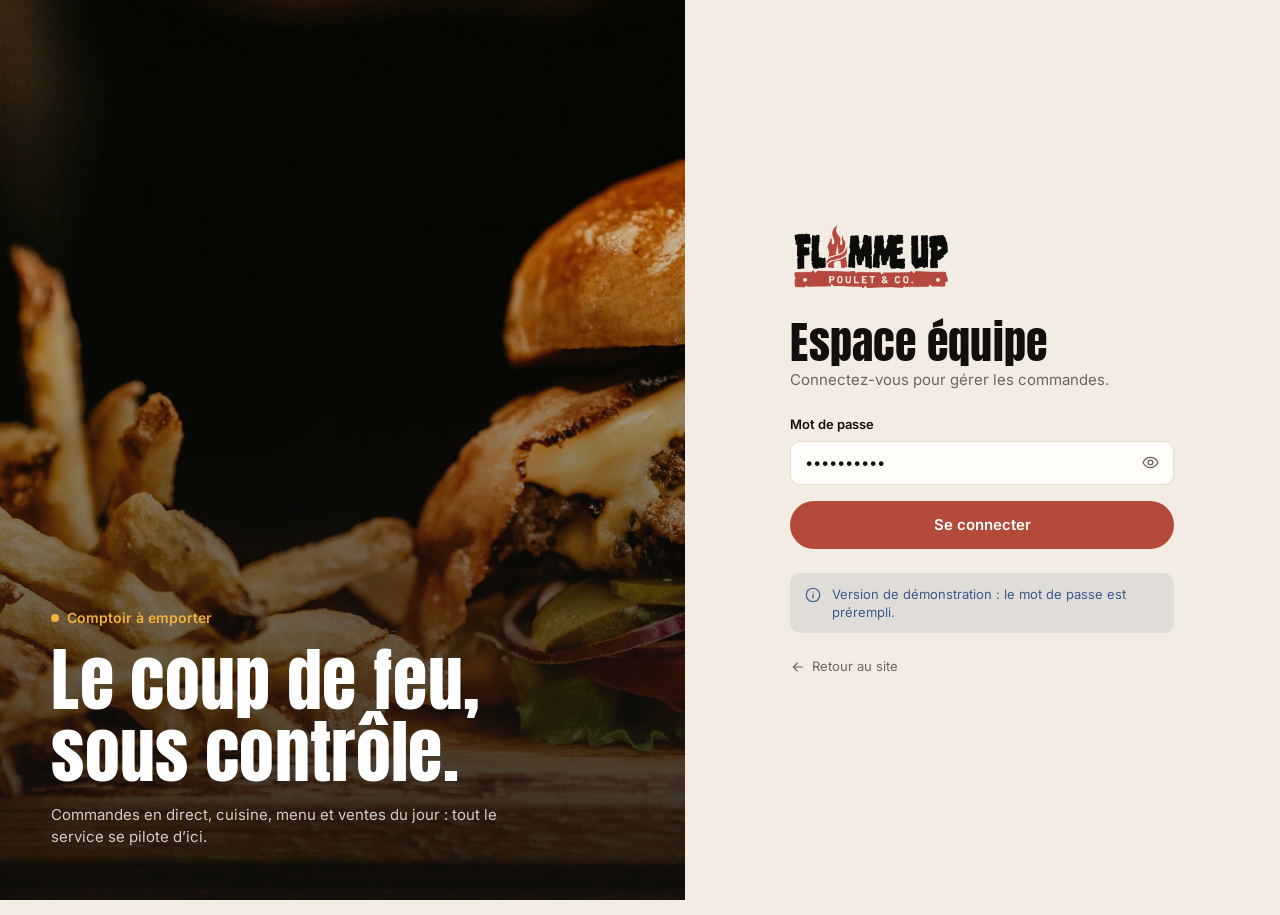
<file: admin/index.html>
<!doctype html>
<html lang="fr-CA">
<head>
  <meta charset="utf-8">
  <meta name="viewport" content="width=device-width, initial-scale=1">
  <meta name="robots" content="noindex, nofollow">
  <title>Espace équipe | Flamme Up</title>
  <meta name="theme-color" content="#120F0D">
  <link rel="icon" href="../assets/img/favicon.svg" type="image/svg+xml">
  <link rel="preconnect" href="https://fonts.googleapis.com">
  <link rel="preconnect" href="https://fonts.gstatic.com" crossorigin>
  <link href="https://fonts.googleapis.com/css2?family=Anton&family=Inter:wght@400;500;600;700&display=swap" rel="stylesheet">
  <link rel="stylesheet" href="admin.css?v=8">
</head>
<body>

  <!-- ================================================================ Connexion -->
  <main class="login" id="login" hidden>
    <div class="login__visual" aria-hidden="true">
      <img src="../assets/img/banner-2000.jpg" alt="">
      <div class="login__caption">
        <p class="login__kicker">Comptoir à emporter</p>
        <h2 class="display">Le coup de feu, sous contrôle.</h2>
        <p>Commandes en direct, cuisine, menu et ventes du jour : tout le service se pilote d’ici.</p>
      </div>
    </div>
    <div class="login__panel">
      <div class="login__card">
        <img class="login__logo" src="../assets/img/logo-color.png" alt="Flamme Up — Poulet & Co" width="1028" height="466">
        <div>
          <h1 class="display">Espace équipe</h1>
          <p class="muted">Connectez-vous pour gérer les commandes.</p>
        </div>
        <form id="login-form" novalidate>
          <div class="field">
            <label for="password">Mot de passe</label>
            <div class="pw-wrap">
              <input class="input" id="password" type="password" autocomplete="current-password" required value="flamme2026">
              <button type="button" class="icon-btn" id="pw-toggle" aria-label="Afficher le mot de passe"><svg aria-hidden="true"><use href="#i-eye"/></svg></button>
            </div>
            <p class="field__error" id="login-error" role="alert" hidden></p>
          </div>
          <button class="btn btn--red btn--lg btn--block" type="submit" id="login-btn">Se connecter</button>
        </form>
        <p class="demo-note"><svg aria-hidden="true"><use href="#i-info"/></svg><span>Version de démonstration : le mot de passe est prérempli.</span></p>
        <a class="login__back" href="../"><svg aria-hidden="true"><use href="#i-arrow-left"/></svg>Retour au site</a>
      </div>
    </div>
  </main>

  <!-- ================================================================ Application -->
  <div class="app" id="app" hidden>
    <aside class="side" id="side">
      <div class="side__brand">
        <span class="logo-mono side__logo" role="img" aria-label="Flamme Up — Poulet & Co"></span>
      </div>

      <nav class="side__nav" aria-label="Administration">
        <p class="side__label">Service</p>
        <a class="side__link" href="#tableau" data-route="tableau"><svg aria-hidden="true"><use href="#i-grid"/></svg>Tableau de bord</a>
        <a class="side__link" href="#cuisine" data-route="cuisine"><svg aria-hidden="true"><use href="#i-flame"/></svg>Cuisine<span class="side__badge" id="badge-active" hidden>0</span></a>
        <a class="side__link" href="#commandes" data-route="commandes"><svg aria-hidden="true"><use href="#i-receipt"/></svg>Commandes</a>
        <p class="side__label">Boutique</p>
        <a class="side__link" href="#menu" data-route="menu"><svg aria-hidden="true"><use href="#i-book"/></svg>Menu</a>
        <a class="side__link" href="../" target="_blank" rel="noopener"><svg aria-hidden="true"><use href="#i-external"/></svg>Voir le site</a>
      </nav>

      <div class="side__foot">
        <div class="store-card">
          <label class="switch">
            <input type="checkbox" id="accepting" role="switch">
            <span class="switch__track"><span class="switch__thumb"></span></span>
            <span class="switch__text"><strong id="accepting-label">Commandes en ligne</strong><small id="store-line">—</small></span>
          </label>
        </div>
        <div class="side__user">
          <span class="avatar">FU</span>
          <span><strong>Équipe Flamme Up</strong><small>Service du jour</small></span>
        </div>
        <button type="button" class="side__link" id="logout"><svg aria-hidden="true"><use href="#i-logout"/></svg>Se déconnecter</button>
      </div>
    </aside>
    <div class="side-backdrop" id="side-backdrop"></div>

    <div class="main">
      <header class="topbar">
        <button type="button" class="icon-btn topbar__burger" id="burger" aria-label="Ouvrir le menu" aria-controls="side" aria-expanded="false"><svg aria-hidden="true"><use href="#i-menu"/></svg></button>
        <div class="topbar__titles">
          <p class="topbar__crumb" id="crumb">Administration</p>
          <h1 class="topbar__title" id="page-title">Tableau de bord</h1>
        </div>
        <div class="topbar__actions">
          <span class="live" id="live" title="Actualisation automatique"><span class="live__dot"></span><span id="live-text">En direct</span></span>
          <button type="button" class="icon-btn" id="sound" aria-pressed="true" aria-label="Son des nouvelles commandes"><svg aria-hidden="true"><use href="#i-bell"/></svg></button>
          <button type="button" class="btn btn--ghost" id="demo-order"><svg aria-hidden="true"><use href="#i-plus"/></svg><span>Simuler une commande</span></button>
        </div>
      </header>

      <div class="demo-bar"><svg aria-hidden="true"><use href="#i-info"/></svg><span><strong>Mode démo.</strong> Les commandes du site arrivent ici en direct ; « Simuler une commande » en crée une fictive pour tester.</span></div>

      <main class="content" id="content">
        <section class="view" id="view-tableau" data-view="tableau" hidden></section>
        <section class="view" id="view-cuisine" data-view="cuisine" hidden></section>
        <section class="view" id="view-commandes" data-view="commandes" hidden></section>
        <section class="view" id="view-menu" data-view="menu" hidden></section>
      </main>
    </div>
  </div>

  <!-- Détail d'une commande -->
  <div class="drawer" id="drawer" hidden>
    <div class="drawer__backdrop" data-close-drawer></div>
    <aside class="drawer__panel" role="dialog" aria-modal="true" aria-labelledby="drawer-title">
      <div class="drawer__inner" id="drawer-inner"></div>
    </aside>
  </div>

  <!-- Confirmation d'annulation -->
  <dialog class="dialog" id="confirm">
    <form method="dialog" class="dialog__body">
      <h2 class="dialog__title" id="confirm-title">Annuler la commande ?</h2>
      <p class="muted" id="confirm-text">Le client ne sera pas prévenu automatiquement. Pensez à l’appeler.</p>
      <div class="dialog__actions">
        <button class="btn btn--ghost" value="no">Garder</button>
        <button class="btn btn--red" value="yes">Annuler la commande</button>
      </div>
    </form>
  </dialog>

  <div class="toast" id="toast" role="status" aria-live="polite"></div>

  <svg width="0" height="0" style="position:absolute" aria-hidden="true">
    <defs>
      <symbol id="i-flame" viewBox="0 0 24 24"><path fill="none" stroke="currentColor" stroke-width="1.6" stroke-linejoin="round" d="M12.6 2.5c.5 2.8-.9 4.4-2.4 6C8.6 10.3 7 12 7 15a5 5 0 0 0 10 0c0-2-.9-3.5-1.8-4.7-.3 1.3-1 2.2-1.9 2.6.4-2.7 0-5.6-.7-10.4Z"/></symbol>
      <symbol id="i-flame-solid" viewBox="0 0 24 24"><path fill="currentColor" d="M12.6 1.5c.5 3-1 4.7-2.6 6.5C8.3 9.9 6.5 11.9 6.5 15a5.5 5.5 0 0 0 11 0c0-2.2-1-3.9-2-5.2-.3 1.4-1 2.4-2 2.9.4-2.9-.1-6.3-.9-11.2ZM12 21a3 3 0 0 1-3-3c0-1.6 1-2.7 2-3.8.3 1 .9 1.6 1.6 1.9.1-.7.1-1.3.1-1.9A3 3 0 0 1 15 18a3 3 0 0 1-3 3Z"/></symbol>
      <symbol id="i-grid" viewBox="0 0 24 24"><g fill="none" stroke="currentColor" stroke-width="1.6"><rect x="4" y="4" width="6.5" height="6.5" rx="1.5"/><rect x="13.5" y="4" width="6.5" height="6.5" rx="1.5"/><rect x="4" y="13.5" width="6.5" height="6.5" rx="1.5"/><rect x="13.5" y="13.5" width="6.5" height="6.5" rx="1.5"/></g></symbol>
      <symbol id="i-receipt" viewBox="0 0 24 24"><g fill="none" stroke="currentColor" stroke-width="1.6" stroke-linejoin="round" stroke-linecap="round"><path d="M6 3.5h12v17l-2-1.3-2 1.3-2-1.3-2 1.3-2-1.3-2 1.3v-17Z"/><path d="M9 8h6M9 11.5h6M9 15h3.5"/></g></symbol>
      <symbol id="i-book" viewBox="0 0 24 24"><g fill="none" stroke="currentColor" stroke-width="1.6" stroke-linejoin="round"><path d="M4.5 5.5A2 2 0 0 1 6.5 3.5H19v14H6.5a2 2 0 0 0-2 2v-14Z"/><path d="M4.5 19.5a2 2 0 0 0 2 2H19v-4"/></g></symbol>
      <symbol id="i-external" viewBox="0 0 24 24"><g fill="none" stroke="currentColor" stroke-width="1.6" stroke-linecap="round" stroke-linejoin="round"><path d="M14 4h6v6M20 4l-9 9"/><path d="M18 14v5a1 1 0 0 1-1 1H5a1 1 0 0 1-1-1V7a1 1 0 0 1 1-1h5"/></g></symbol>
      <symbol id="i-logout" viewBox="0 0 24 24"><g fill="none" stroke="currentColor" stroke-width="1.6" stroke-linecap="round" stroke-linejoin="round"><path d="M14 4H6.5A1.5 1.5 0 0 0 5 5.5v13A1.5 1.5 0 0 0 6.5 20H14"/><path d="M10 12h10M17 8.5l3.5 3.5-3.5 3.5"/></g></symbol>
      <symbol id="i-menu" viewBox="0 0 24 24"><path d="M4 7h16M4 12h16M4 17h16" fill="none" stroke="currentColor" stroke-width="1.6" stroke-linecap="round"/></symbol>
      <symbol id="i-eye" viewBox="0 0 24 24"><g fill="none" stroke="currentColor" stroke-width="1.6"><path d="M2.5 12S6 5.5 12 5.5 21.5 12 21.5 12 18 18.5 12 18.5 2.5 12 2.5 12Z"/><circle cx="12" cy="12" r="3"/></g></symbol>
      <symbol id="i-eye-off" viewBox="0 0 24 24"><g fill="none" stroke="currentColor" stroke-width="1.6" stroke-linecap="round"><path d="M3 3l18 18"/><path d="M10.6 5.6A9.7 9.7 0 0 1 12 5.5C18 5.5 21.5 12 21.5 12a17 17 0 0 1-3 3.8M6.2 7.3A16.6 16.6 0 0 0 2.5 12S6 18.5 12 18.5c1.6 0 3-.4 4.2-1"/><path d="M9.9 9.9a3 3 0 0 0 4.2 4.2"/></g></symbol>
      <symbol id="i-bell" viewBox="0 0 24 24"><g fill="none" stroke="currentColor" stroke-width="1.6" stroke-linecap="round" stroke-linejoin="round"><path d="M6 16V11a6 6 0 0 1 12 0v5l1.5 2h-15L6 16Z"/><path d="M10 20.5a2 2 0 0 0 4 0"/></g></symbol>
      <symbol id="i-bell-off" viewBox="0 0 24 24"><g fill="none" stroke="currentColor" stroke-width="1.6" stroke-linecap="round" stroke-linejoin="round"><path d="M6 16V11a6 6 0 0 1 9.5-4.9M18 11v5l1.5 2H8"/><path d="M10 20.5a2 2 0 0 0 4 0"/><path d="M3 3l18 18"/></g></symbol>
      <symbol id="i-plus" viewBox="0 0 24 24"><path d="M12 5v14M5 12h14" fill="none" stroke="currentColor" stroke-width="1.7" stroke-linecap="round"/></symbol>
      <symbol id="i-info" viewBox="0 0 24 24"><g fill="none" stroke="currentColor" stroke-width="1.6" stroke-linecap="round"><circle cx="12" cy="12" r="9"/><path d="M12 11v5M12 8h.01"/></g></symbol>
      <symbol id="i-arrow-left" viewBox="0 0 24 24"><path d="M19 12H5M11 6l-6 6 6 6" fill="none" stroke="currentColor" stroke-width="1.6" stroke-linecap="round" stroke-linejoin="round"/></symbol>
      <symbol id="i-arrow-right" viewBox="0 0 24 24"><path d="M5 12h14M13 6l6 6-6 6" fill="none" stroke="currentColor" stroke-width="1.6" stroke-linecap="round" stroke-linejoin="round"/></symbol>
      <symbol id="i-phone" viewBox="0 0 24 24"><path fill="none" stroke="currentColor" stroke-width="1.6" stroke-linejoin="round" d="M5 4h3.5l1.5 4-2 1.5a11 11 0 0 0 6.5 6.5L16 14l4 1.5V19a1.5 1.5 0 0 1-1.6 1.5C10.6 20 4 13.4 3.5 5.6A1.5 1.5 0 0 1 5 4Z"/></symbol>
      <symbol id="i-clock" viewBox="0 0 24 24"><g fill="none" stroke="currentColor" stroke-width="1.6" stroke-linecap="round"><circle cx="12" cy="12" r="8.5"/><path d="M12 7.5V12l3 2"/></g></symbol>
      <symbol id="i-note" viewBox="0 0 24 24"><g fill="none" stroke="currentColor" stroke-width="1.6" stroke-linejoin="round"><path d="M5 4.5h14v10l-5 5H5z"/><path d="M14 19.5v-5h5"/></g></symbol>
      <symbol id="i-close" viewBox="0 0 24 24"><path d="M6 6l12 12M18 6 6 18" fill="none" stroke="currentColor" stroke-width="1.6" stroke-linecap="round"/></symbol>
      <symbol id="i-check" viewBox="0 0 24 24"><path d="m5 12.5 4.5 4.5L19 7.5" fill="none" stroke="currentColor" stroke-width="1.7" stroke-linecap="round" stroke-linejoin="round"/></symbol>
      <symbol id="i-undo" viewBox="0 0 24 24"><path d="M9 14 4 9l5-5M4 9h10.5a5.5 5.5 0 0 1 0 11H11" fill="none" stroke="currentColor" stroke-width="1.6" stroke-linecap="round" stroke-linejoin="round"/></symbol>
      <symbol id="i-search" viewBox="0 0 24 24"><g fill="none" stroke="currentColor" stroke-width="1.6" stroke-linecap="round"><circle cx="11" cy="11" r="6.5"/><path d="m20 20-4.2-4.2"/></g></symbol>
      <symbol id="i-download" viewBox="0 0 24 24"><g fill="none" stroke="currentColor" stroke-width="1.6" stroke-linecap="round" stroke-linejoin="round"><path d="M12 4v11M7 10.5l5 5 5-5"/><path d="M4.5 19.5h15"/></g></symbol>
      <symbol id="i-bag" viewBox="0 0 24 24"><g fill="none" stroke="currentColor" stroke-width="1.6" stroke-linecap="round" stroke-linejoin="round"><path d="M5 8h14l-1 12H6L5 8Z"/><path d="M9 10V6a3 3 0 0 1 6 0v4"/></g></symbol>
      <symbol id="i-trend" viewBox="0 0 24 24"><g fill="none" stroke="currentColor" stroke-width="1.6" stroke-linecap="round" stroke-linejoin="round"><path d="M4 16.5 9.5 11l3.5 3.5L20 7.5"/><path d="M15 7.5h5v5"/></g></symbol>
      <symbol id="i-cash" viewBox="0 0 24 24"><g fill="none" stroke="currentColor" stroke-width="1.6"><rect x="3" y="6" width="18" height="12" rx="2"/><circle cx="12" cy="12" r="2.5"/></g></symbol>
    </defs>
  </svg>

  <script src="admin.js?v=6"></script>
</body>
</html>
</file>
<file: admin/admin.css>
/* ==========================================================================
   Flamme Up — espace équipe
   Même famille que le site (charbon, rouge du logo, miel, crème ; Anton + Inter).
   Interface dense et lisible, sans défilement doux (règle : pas de ScrollSmoother en admin).
   ========================================================================== */
:root {
  --bg: #f3ece2;
  --surface: #fffdf9;
  --surface-2: #f8f2ea;
  --fg: #120f0d;
  --muted: #6e645b;
  --faint: #a2978c;
  --rule: #e6dccf;
  --accent: #b34a3c;
  --accent-strong: #8a3327;
  --accent-soft: rgba(179, 74, 60, 0.1);
  --honey: #f2b23a;
  --honey-soft: rgba(242, 178, 58, 0.18);
  --side: #120f0d;
  --side-2: #1f1916;
  --side-fg: #f6eee4;
  --side-muted: rgba(246, 238, 228, 0.55);
  --ok: #2f7d47;
  --ok-soft: rgba(47, 125, 71, 0.12);
  --warn: #9a5b00;
  --warn-soft: rgba(242, 178, 58, 0.2);
  --info: #3a5a8c;
  --info-soft: rgba(58, 90, 140, 0.1);
  --font-display: "Anton", Impact, "Arial Narrow", sans-serif;
  --font-sans: "Inter", system-ui, -apple-system, sans-serif;
  --radius: 12px;
  --radius-sm: 8px;
  --shadow: 0 1px 2px rgba(18, 15, 13, 0.05), 0 6px 20px rgba(18, 15, 13, 0.05);
  --shadow-lg: 0 24px 60px -20px rgba(18, 15, 13, 0.35);
  --ease: cubic-bezier(0.22, 1, 0.36, 1);
}
*, *::before, *::after { box-sizing: border-box; }
html { -webkit-text-size-adjust: 100%; }
body { margin: 0; background: var(--bg); color: var(--fg); font-family: var(--font-sans); font-size: 0.9375rem; line-height: 1.5; -webkit-font-smoothing: antialiased; }
img, svg { display: block; max-width: 100%; }
svg { width: 1em; height: 1em; flex: none; }
a { color: inherit; text-decoration: none; }
button, input, select, textarea { font: inherit; color: inherit; }
button { cursor: pointer; background: none; border: 0; padding: 0; }
h1, h2, h3, p, ul, ol, dl, dd, figure { margin: 0; }
ul, ol { padding: 0; list-style: none; }
:focus-visible { outline: 2px solid var(--honey); outline-offset: 2px; border-radius: 6px; }
[hidden] { display: none !important; }
.display { font-family: var(--font-display); font-weight: 400; letter-spacing: 0.005em; line-height: 1.02; }
.muted { color: var(--muted); }
.tabular { font-variant-numeric: tabular-nums; }
.sr-only { position: absolute; width: 1px; height: 1px; overflow: hidden; clip: rect(0 0 0 0); white-space: nowrap; }

/* -- Boutons ---------------------------------------------------------------- */
.btn {
  display: inline-flex; align-items: center; justify-content: center; gap: 0.5rem;
  min-height: 2.5rem; padding: 0.5rem 1.125rem; border-radius: 999px;
  background: var(--fg); color: #fff; font-weight: 600; font-size: 0.875rem; white-space: nowrap;
  transition: background 160ms, color 160ms, box-shadow 160ms, transform 120ms;
}
.btn:hover { background: #2d2622; }
.btn:active { transform: scale(0.98); }
.btn svg { width: 1.0625rem; height: 1.0625rem; }
.btn--red { background: var(--accent); }
.btn--red:hover { background: var(--accent-strong); }
.btn--honey { background: var(--honey); color: var(--fg); }
.btn--honey:hover { background: #f8c65a; }
.btn--ok { background: var(--ok); }
.btn--ok:hover { background: #256538; }
.btn--ghost { background: transparent; color: var(--fg); box-shadow: inset 0 0 0 1px var(--rule); }
.btn--ghost:hover { background: var(--surface-2); box-shadow: inset 0 0 0 1px #d4c6b4; }
.btn--danger { background: transparent; color: var(--accent-strong); box-shadow: inset 0 0 0 1px rgba(179, 74, 60, 0.35); }
.btn--danger:hover { background: var(--accent-soft); }
.btn--sm { min-height: 2rem; padding: 0.25rem 0.75rem; font-size: 0.8125rem; }
.btn--lg { min-height: 3rem; padding: 0.75rem 1.5rem; font-size: 0.9375rem; }
.btn--block { width: 100%; }
.btn[disabled] { opacity: 0.45; cursor: not-allowed; }
.icon-btn { width: 2.5rem; height: 2.5rem; border-radius: 10px; display: inline-grid; place-items: center; color: var(--muted); transition: background 160ms, color 160ms; }
.icon-btn:hover { background: var(--surface-2); color: var(--fg); }
.icon-btn svg { width: 1.1875rem; height: 1.1875rem; }
.icon-btn--line { box-shadow: inset 0 0 0 1px var(--rule); }
.icon-btn--danger:hover { background: var(--accent-soft); color: var(--accent-strong); }

/* -- Champs ----------------------------------------------------------------- */
.field { display: grid; gap: 0.375rem; }
.field label { font-size: 0.8125rem; font-weight: 600; }
.field__error { font-size: 0.8125rem; color: var(--accent-strong); }
.input, .select {
  width: 100%; min-height: 2.75rem; padding: 0.5rem 0.875rem;
  background: var(--surface); border: 1px solid var(--rule); border-radius: 10px; font-size: 0.9375rem;
  transition: border-color 160ms, box-shadow 160ms;
}
.select { appearance: none; padding-right: 2.25rem; background-image: url("data:image/svg+xml,%3Csvg xmlns='http://www.w3.org/2000/svg' viewBox='0 0 24 24' fill='none' stroke='%23120f0d' stroke-width='1.6'%3E%3Cpath d='m6 9 6 6 6-6'/%3E%3C/svg%3E"); background-repeat: no-repeat; background-position: right 0.75rem center; background-size: 1rem; cursor: pointer; }
.input:focus, .select:focus { outline: none; border-color: var(--fg); box-shadow: 0 0 0 3px rgba(242, 178, 58, 0.4); }
.search { position: relative; }
.search svg { position: absolute; left: 0.875rem; top: 50%; transform: translateY(-50%); width: 1.125rem; height: 1.125rem; color: var(--faint); }
.search .input { padding-left: 2.5rem; }

.switch { display: inline-flex; align-items: center; gap: 0.75rem; cursor: pointer; }
.switch input { position: absolute; opacity: 0; pointer-events: none; }
.switch__track { position: relative; width: 2.625rem; height: 1.5rem; flex: none; border-radius: 999px; background: #d6cabb; transition: background 200ms var(--ease); }
.switch__thumb { position: absolute; top: 3px; left: 3px; width: 1.125rem; height: 1.125rem; border-radius: 50%; background: #fff; box-shadow: 0 1px 2px rgba(0,0,0,.2); transition: transform 200ms var(--ease); }
.switch input:checked + .switch__track { background: var(--ok); }
.switch input:checked + .switch__track .switch__thumb { transform: translateX(1.125rem); }
.switch input:focus-visible + .switch__track { outline: 2px solid var(--honey); outline-offset: 2px; }

/* -- Pastilles de statut ---------------------------------------------------- */
.pill { display: inline-flex; align-items: center; gap: 0.375rem; height: 1.625rem; padding: 0 0.625rem; border-radius: 999px; font-size: 0.75rem; font-weight: 600; white-space: nowrap; }
.pill::before { content: ""; width: 0.4375rem; height: 0.4375rem; border-radius: 50%; background: currentColor; }
.pill--new { background: var(--accent-soft); color: var(--accent-strong); }
.pill--preparing { background: var(--warn-soft); color: var(--warn); }
.pill--ready { background: var(--ok-soft); color: var(--ok); }
.pill--picked_up { background: #ece5db; color: var(--muted); }
.pill--cancelled { background: #ece5db; color: var(--faint); text-decoration: line-through; }
select.pill { appearance: none; border: 0; cursor: pointer; padding-right: 1.5rem; background-image: url("data:image/svg+xml,%3Csvg xmlns='http://www.w3.org/2000/svg' viewBox='0 0 24 24' fill='none' stroke='currentColor' stroke-width='2'%3E%3Cpath d='m6 9 6 6 6-6'/%3E%3C/svg%3E"); background-repeat: no-repeat; background-position: right 0.4rem center; background-size: 0.75rem; }

/* -- Connexion ---------------------------------------------------------------- */
.login { min-height: 100vh; display: grid; grid-template-columns: minmax(0, 1.15fr) minmax(0, 1fr); }
.login__visual { position: relative; overflow: hidden; background: var(--side); }
.login__visual img { position: absolute; inset: 0; width: 100%; height: 100%; object-fit: cover; opacity: 0.85; }
.login__visual::after { content: ""; position: absolute; inset: 0; background: linear-gradient(180deg, rgba(18,15,13,0.05) 25%, rgba(18,15,13,0.85)); }
.login__caption { position: absolute; left: clamp(1.5rem, 4vw, 3.5rem); right: clamp(1.5rem, 4vw, 3.5rem); bottom: clamp(1.5rem, 4vw, 3.5rem); z-index: 2; color: #fff; }
.login__kicker { display: inline-flex; align-items: center; gap: 0.5rem; font-size: 0.875rem; font-weight: 600; color: var(--honey); margin-bottom: 1rem; }
.login__kicker::before { content: ""; width: 0.5rem; height: 0.5rem; border-radius: 50%; background: currentColor; }
.login__caption h2 { font-size: clamp(2.75rem, 5.5vw, 5.25rem); }
.login__caption p:last-child { margin-top: 1rem; max-width: 28rem; color: rgba(255,255,255,0.78); }
.login__panel { display: grid; place-items: center; padding: 2rem 1.25rem; background: var(--bg); }
.login__card { width: 100%; max-width: 24rem; display: grid; gap: 1.5rem; }
.login__logo { width: 10rem; height: auto; }
.login__card h1 { font-size: 2.75rem; margin-bottom: 0.25rem; }
.login__card form { display: grid; gap: 1rem; }
.pw-wrap { position: relative; }
.pw-wrap .input { padding-right: 3rem; }
.pw-wrap .icon-btn { position: absolute; right: 0.25rem; top: 50%; transform: translateY(-50%); }
.demo-note { display: flex; gap: 0.625rem; align-items: flex-start; padding: 0.75rem 0.875rem; border-radius: 10px; background: var(--info-soft); color: var(--info); font-size: 0.8125rem; line-height: 1.4; }
.demo-note svg { width: 1.125rem; height: 1.125rem; margin-top: 1px; }
.login__back { font-size: 0.8125rem; color: var(--muted); display: inline-flex; gap: 0.375rem; align-items: center; }
.login__back:hover { color: var(--fg); }
.login__back svg { width: 1rem; height: 1rem; }
@media (max-width: 860px) {
  .login { grid-template-columns: 1fr; }
  .login__visual { min-height: 15rem; }
  .login__caption h2 { font-size: 2.5rem; }
  .login__caption p:last-child { display: none; }
}

/* -- Structure ------------------------------------------------------------------ */
.app { min-height: 100vh; display: grid; grid-template-columns: 16.5rem minmax(0, 1fr); }
.side { position: sticky; top: 0; height: 100vh; background: var(--side); color: var(--side-fg); display: flex; flex-direction: column; padding: 1.5rem 0.875rem 1rem; gap: 1.5rem; z-index: 40; overflow-y: auto; }
.side__brand { padding: 0 0.625rem; }
.side__logo { width: 8.25rem; color: var(--side-fg); }
.side__nav { display: grid; gap: 0.1875rem; }
.side__label { font-size: 0.6875rem; font-weight: 600; letter-spacing: 0.02em; color: var(--side-muted); padding: 0 0.75rem; margin: 0.75rem 0 0.25rem; }
.side__link { display: flex; align-items: center; gap: 0.75rem; width: 100%; min-height: 2.75rem; padding: 0.5rem 0.75rem; border-radius: 10px; color: rgba(246,238,228,0.78); font-size: 0.9rem; font-weight: 500; text-align: left; transition: background 160ms, color 160ms; }
.side__link svg { width: 1.1875rem; height: 1.1875rem; }
.side__link:hover { background: rgba(255,255,255,0.06); color: #fff; }
.side__link.is-active { background: var(--side-2); color: #fff; box-shadow: inset 3px 0 0 var(--accent); }
.side__link.is-active svg { color: #ff6b3d; }
.side__badge { margin-left: auto; min-width: 1.5rem; height: 1.5rem; padding: 0 0.4rem; border-radius: 999px; background: var(--accent); color: #fff; font-size: 0.75rem; font-weight: 700; display: grid; place-items: center; }
.side__foot { margin-top: auto; display: grid; gap: 0.75rem; }
.store-card { padding: 0.875rem; border-radius: 12px; background: var(--side-2); }
.store-card .switch__track { background: rgba(255,255,255,0.18); }
.switch__text { display: grid; line-height: 1.3; }
.switch__text strong { font-size: 0.8125rem; font-weight: 600; }
.switch__text small { font-size: 0.75rem; color: var(--side-muted); }
.side__user { display: flex; align-items: center; gap: 0.75rem; padding: 0.25rem 0.625rem; }
.side__user span:last-child { display: grid; line-height: 1.3; }
.side__user strong { font-size: 0.8125rem; font-weight: 600; }
.side__user small { font-size: 0.75rem; color: var(--side-muted); }
.avatar { width: 2.25rem; height: 2.25rem; flex: none; border-radius: 50%; background: var(--accent); color: #fff; display: grid; place-items: center; font-size: 0.75rem; font-weight: 700; }
.side-backdrop { display: none; }

.main { min-width: 0; display: flex; flex-direction: column; }
.topbar { position: sticky; top: 0; z-index: 20; display: flex; align-items: center; gap: 1rem; padding: 1rem clamp(1rem, 2.5vw, 2rem); background: rgba(243, 236, 226, 0.88); backdrop-filter: blur(12px); -webkit-backdrop-filter: blur(12px); border-bottom: 1px solid var(--rule); }
.topbar__burger { display: none; }
.topbar__titles { min-width: 0; }
.topbar__crumb { font-size: 0.75rem; color: var(--muted); }
.topbar__title { font-family: var(--font-display); font-weight: 400; font-size: 1.875rem; line-height: 1.05; letter-spacing: 0.005em; }
.topbar__actions { margin-left: auto; display: flex; align-items: center; gap: 0.5rem; }
.live { display: inline-flex; align-items: center; gap: 0.5rem; height: 2rem; padding: 0 0.75rem; border-radius: 999px; background: var(--surface); box-shadow: inset 0 0 0 1px var(--rule); font-size: 0.75rem; font-weight: 600; color: var(--ok); }
.live__dot { width: 0.5rem; height: 0.5rem; border-radius: 50%; background: currentColor; box-shadow: 0 0 0 0 currentColor; animation: live 2s infinite; }
.live.is-off { color: var(--accent-strong); }
.live.is-off .live__dot { animation: none; }
@keyframes live { 0% { box-shadow: 0 0 0 0 rgba(47,125,71,.45); } 70% { box-shadow: 0 0 0 7px rgba(47,125,71,0); } 100% { box-shadow: 0 0 0 0 rgba(47,125,71,0); } }
.demo-bar { display: flex; align-items: center; gap: 0.625rem; padding: 0.625rem clamp(1rem, 2.5vw, 2rem); background: var(--side); color: rgba(246,238,228,0.85); font-size: 0.8125rem; }
.demo-bar svg { width: 1rem; height: 1rem; color: var(--honey); }
.demo-bar strong { color: #fff; }
.content { padding: clamp(1rem, 2.5vw, 2rem); }
.view { display: grid; gap: 1rem; }
.view.is-entering { animation: view-in 280ms var(--ease); }
@keyframes view-in { from { opacity: 0; transform: translateY(6px); } }

@media (max-width: 1023px) {
  .app { grid-template-columns: 1fr; }
  .side { position: fixed; left: 0; top: 0; bottom: 0; width: min(18rem, 86vw); transform: translateX(-100%); transition: transform 280ms var(--ease); }
  .side.is-open { transform: none; box-shadow: var(--shadow-lg); }
  .side-backdrop { display: block; position: fixed; inset: 0; z-index: 35; background: rgba(18,15,13,0.5); opacity: 0; pointer-events: none; transition: opacity 240ms; }
  .side-backdrop.is-open { opacity: 1; pointer-events: auto; }
  .topbar__burger { display: inline-grid; margin-left: -0.5rem; }
  .topbar__title { font-size: 1.5rem; }
  #demo-order span, .live span:last-child { display: none; }
  #demo-order { padding: 0; width: 2.5rem; }
  .live { padding: 0 0.6rem; }
}
@media (max-width: 560px) { .demo-bar { display: none; } }

/* -- Cartes et panneaux ---------------------------------------------------------- */
.panel { background: var(--surface); border-radius: var(--radius); box-shadow: var(--shadow); min-width: 0; }
.panel__head { display: flex; align-items: flex-start; justify-content: space-between; gap: 1rem; padding: 1.125rem 1.25rem 0.875rem; }
.panel__title { font-size: 1rem; font-weight: 700; }
.panel__sub { font-size: 0.8125rem; color: var(--muted); }
.panel__body { padding: 0 1.25rem 1.25rem; }
.empty { display: grid; justify-items: center; gap: 0.625rem; padding: 2.5rem 1rem; text-align: center; color: var(--muted); font-size: 0.875rem; }
.empty svg { width: 2rem; height: 2rem; color: var(--faint); }

.kpis { display: grid; grid-template-columns: repeat(4, minmax(0, 1fr)); gap: 1rem; }
@media (max-width: 1100px) { .kpis { grid-template-columns: repeat(2, minmax(0, 1fr)); } }
.kpi { display: grid; gap: 0.5rem; padding: 1.125rem 1.25rem; border-radius: var(--radius); background: var(--surface); box-shadow: var(--shadow); }
.kpi__label { display: flex; align-items: center; gap: 0.5rem; font-size: 0.8125rem; color: var(--muted); font-weight: 500; }
.kpi__label svg { width: 1.0625rem; height: 1.0625rem; }
.kpi__value { font-family: var(--font-display); font-size: 2.5rem; line-height: 1; font-variant-numeric: tabular-nums; letter-spacing: 0.01em; }
.kpi__sub { font-size: 0.8125rem; color: var(--muted); }
.kpi--hot { background: var(--accent); color: #fff; box-shadow: 0 10px 30px -14px rgba(179, 74, 60, 0.8); }
.kpi--hot .kpi__label, .kpi--hot .kpi__sub { color: rgba(255,255,255,0.82); }
.kpi--hot a { text-decoration: underline; text-underline-offset: 2px; }
@media (max-width: 560px) { .kpis { gap: 0.625rem; } .kpi { padding: 0.875rem 1rem; } .kpi__value { font-size: 2rem; } }

.dash { display: grid; grid-template-columns: minmax(0, 1.55fr) minmax(0, 1fr); gap: 1rem; align-items: start; }
.dash__col { display: grid; gap: 1rem; min-width: 0; }
@media (max-width: 1100px) { .dash { grid-template-columns: 1fr; } }

/* Liste des commandes en cours */
.live-list { display: grid; }
.live-row { display: grid; grid-template-columns: auto minmax(0, 1fr) auto auto; align-items: center; gap: 0.875rem; padding: 0.75rem 1.25rem; border-top: 1px solid var(--rule); transition: background 160ms; cursor: pointer; }
.live-row:hover { background: var(--surface-2); }
.live-row__num { font-family: var(--font-display); font-size: 1.5rem; line-height: 1; min-width: 3.25rem; }
.live-row__who { min-width: 0; }
.live-row__who strong { display: block; font-size: 0.875rem; font-weight: 600; }
.live-row__who span { display: block; font-size: 0.8125rem; color: var(--muted); white-space: nowrap; overflow: hidden; text-overflow: ellipsis; }
.live-row__when { text-align: right; font-size: 0.8125rem; font-weight: 600; font-variant-numeric: tabular-nums; }
.live-row__when small { display: block; font-weight: 500; color: var(--muted); }
.live-row__when small.is-late { color: var(--accent-strong); }
@media (max-width: 560px) { .live-row { grid-template-columns: auto minmax(0, 1fr) auto; } .live-row .thumbs { display: none; } .live-row { padding: 0.75rem 1rem; } }

/* Miniatures empilées */
.thumbs { display: flex; align-items: center; }
.thumbs img, .thumbs span { width: 2.25rem; height: 2.25rem; border-radius: 50%; object-fit: cover; border: 2px solid var(--surface); background: var(--surface-2); }
.thumbs > * + * { margin-left: -0.625rem; }
.thumbs span { display: grid; place-items: center; font-size: 0.6875rem; font-weight: 700; color: var(--muted); }

/* Meilleures ventes */
.top-list { display: grid; gap: 0.875rem; }
.top-item { display: grid; grid-template-columns: 3rem minmax(0, 1fr) auto; align-items: center; gap: 0.875rem; }
.top-item img { width: 3rem; height: 3rem; border-radius: 10px; object-fit: cover; }
.top-item__name { font-size: 0.875rem; font-weight: 600; white-space: nowrap; overflow: hidden; text-overflow: ellipsis; }
.bar { height: 0.375rem; margin-top: 0.375rem; border-radius: 999px; background: var(--surface-2); overflow: hidden; }
.bar i { display: block; height: 100%; border-radius: inherit; background: var(--accent); transform-origin: left; }
.view.is-entering .bar i { animation: bar-in 700ms var(--ease) both; }
@keyframes bar-in { from { transform: scaleX(0); } }
.top-item__qty { font-size: 0.875rem; font-weight: 700; font-variant-numeric: tabular-nums; text-align: right; }
.top-item__qty small { display: block; font-weight: 500; color: var(--muted); font-size: 0.75rem; }

/* Ventes par heure */
.hours-chart { display: grid; grid-auto-flow: column; grid-auto-columns: minmax(0, 1fr); align-items: end; gap: 0.375rem; height: 11rem; padding-top: 1rem; }
.hours-chart__col { display: grid; grid-template-rows: 1fr auto; gap: 0.375rem; height: 100%; min-width: 0; }
.hours-chart__bar { align-self: end; position: relative; border-radius: 6px 6px 3px 3px; background: #eadfd1; min-height: 3px; transform-origin: bottom; }
.view.is-entering .hours-chart__bar { animation: col-in 700ms var(--ease) both; }
.hours-chart__bar.has { background: var(--fg); }
.hours-chart__bar.is-now { background: var(--accent); }
.hours-chart__bar:hover::after { content: attr(data-tip); position: absolute; bottom: calc(100% + 6px); left: 50%; transform: translateX(-50%); padding: 0.25rem 0.5rem; border-radius: 6px; background: var(--fg); color: #fff; font-size: 0.6875rem; font-weight: 600; white-space: nowrap; z-index: 2; }
@keyframes col-in { from { transform: scaleY(0); } }
.hours-chart__lbl { font-size: 0.6875rem; color: var(--muted); text-align: center; font-variant-numeric: tabular-nums; }

/* État de la boutique */
.facts { display: grid; gap: 0.75rem; }
.fact { display: flex; justify-content: space-between; gap: 1rem; font-size: 0.875rem; }
.fact span:first-child { color: var(--muted); }
.fact strong { font-weight: 600; text-align: right; }

/* -- Cuisine (tableau) ---------------------------------------------------------------- */
.board-tools { display: flex; flex-wrap: wrap; align-items: center; justify-content: space-between; gap: 0.75rem; }
.legend { display: flex; flex-wrap: wrap; gap: 0.5rem; }
.board { display: grid; grid-template-columns: repeat(4, minmax(0, 1fr)); gap: 1rem; align-items: start; }
@media (max-width: 1280px) {
  .board { grid-template-columns: repeat(4, minmax(19rem, 1fr)); overflow-x: auto; scroll-snap-type: x mandatory; margin: 0 calc(clamp(1rem, 2.5vw, 2rem) * -1); padding: 0 clamp(1rem, 2.5vw, 2rem) 0.5rem; scrollbar-width: thin; }
  .col { scroll-snap-align: start; }
}
@media (max-width: 560px) { .board { grid-template-columns: repeat(4, 86vw); } }
.col { display: flex; flex-direction: column; gap: 0.75rem; min-height: 14rem; padding: 0.75rem; border-radius: 14px; background: #ebe2d6; }
.col__head { display: flex; align-items: center; justify-content: space-between; padding: 0.25rem 0.375rem 0.25rem 0.5rem; }
.col__title { display: flex; align-items: center; gap: 0.5rem; font-size: 0.9375rem; font-weight: 700; }
.col__title i { width: 0.625rem; height: 0.625rem; border-radius: 50%; }
.col__count { min-width: 1.75rem; height: 1.75rem; padding: 0 0.5rem; border-radius: 999px; background: var(--surface); font-size: 0.8125rem; font-weight: 700; display: grid; place-items: center; }
.col__empty { padding: 2rem 1rem; text-align: center; font-size: 0.8125rem; color: var(--muted); border: 1.5px dashed #d6c9b8; border-radius: 12px; }

.ticket { position: relative; display: grid; gap: 0.875rem; padding: 1rem; border-radius: 12px; background: var(--surface); box-shadow: var(--shadow); overflow: hidden; }
.ticket.is-in { animation: ticket-in 320ms var(--ease); }
@keyframes ticket-in { from { opacity: 0; transform: translateY(8px) scale(0.98); } }
.ticket.is-fresh { box-shadow: 0 0 0 2px #ff6b3d, 0 16px 34px -18px rgba(179, 74, 60, 0.7); animation: fresh 1.4s ease-in-out 3; }
.ticket.is-fresh.is-in { animation: ticket-in 320ms var(--ease), fresh 1.4s ease-in-out 3; }
@keyframes fresh { 50% { box-shadow: 0 0 0 5px rgba(255, 107, 61, 0.28), 0 16px 34px -18px rgba(179, 74, 60, 0.7); } }
.ticket.is-done { opacity: 0.72; }
.ticket__timer { position: absolute; left: 0; right: 0; top: 0; height: 3px; background: var(--surface-2); }
.ticket__timer i { display: block; height: 100%; background: var(--ok); transition: width 600ms var(--ease), background 300ms; }
.ticket__timer.is-soon i { background: var(--honey); }
.ticket__timer.is-late i { background: var(--accent); }
.ticket__head { display: flex; align-items: flex-start; justify-content: space-between; gap: 0.75rem; cursor: pointer; }
.ticket__num { font-family: var(--font-display); font-size: 2rem; line-height: 1; }
.ticket__name { font-size: 0.875rem; font-weight: 600; margin-top: 0.3rem; }
.ticket__age { font-size: 0.75rem; color: var(--muted); }
.ticket__when { display: grid; justify-items: end; gap: 0.25rem; text-align: right; flex: none; }
.ticket__head--grid { display: grid; grid-template-columns: minmax(0, 1fr) auto; align-items: center; gap: 0.375rem 0.75rem; }
.ticket__head--grid .ticket__num { white-space: nowrap; }
.ticket__head--grid .ticket__rel { text-align: right; align-self: start; line-height: 1.35; }
.ticket__head--grid .ticket__name { margin-top: 0; }
.chip { display: inline-flex; align-items: center; gap: 0.375rem; height: 1.75rem; padding: 0 0.625rem; border-radius: 999px; background: var(--surface-2); font-size: 0.8125rem; font-weight: 700; font-variant-numeric: tabular-nums; }
.chip svg { width: 0.9375rem; height: 0.9375rem; }
.chip--late { background: var(--accent-soft); color: var(--accent-strong); }
.chip--soon { background: var(--warn-soft); color: var(--warn); }
.ticket__rel { font-size: 0.75rem; color: var(--muted); }
.ticket__rel.is-late { color: var(--accent-strong); font-weight: 600; }
.lines { display: grid; gap: 0.625rem; }
.line { display: grid; grid-template-columns: 2.75rem minmax(0, 1fr); gap: 0.75rem; align-items: center; }
.line img, .line .ph { width: 2.75rem; height: 2.75rem; border-radius: 10px; object-fit: cover; background: var(--surface-2); }
.line__txt { min-width: 0; font-size: 0.875rem; line-height: 1.3; }
.line__txt strong { font-weight: 700; margin-right: 0.25rem; }
.line__txt small { display: block; font-size: 0.75rem; color: var(--muted); }
.ticket__note { display: flex; gap: 0.5rem; padding: 0.625rem 0.75rem; border-radius: 10px; background: var(--honey-soft); font-size: 0.8125rem; font-weight: 500; }
.ticket__note svg { width: 1rem; height: 1rem; margin-top: 2px; color: #9a6200; }
.ticket__foot { display: flex; align-items: center; justify-content: space-between; gap: 0.5rem; padding-top: 0.75rem; border-top: 1px dashed var(--rule); font-size: 0.8125rem; }
.ticket__phone { display: inline-flex; align-items: center; gap: 0.375rem; color: var(--muted); min-height: 2rem; }
.ticket__phone:hover { color: var(--fg); }
.ticket__phone svg { width: 0.9375rem; height: 0.9375rem; }
.ticket__total { font-weight: 700; font-variant-numeric: tabular-nums; }
.ticket__actions { display: flex; gap: 0.5rem; }
.ticket__actions .btn { flex: 1; min-height: 2.75rem; }
.ticket__actions .icon-btn { width: 2.75rem; height: 2.75rem; box-shadow: inset 0 0 0 1px var(--rule); }
.ticket__status { display: inline-flex; align-items: center; gap: 0.375rem; font-size: 0.8125rem; font-weight: 600; color: var(--ok); }
.ticket__status svg { width: 1rem; height: 1rem; }
.ticket__status.is-x { color: var(--faint); }
.ticket--compact { gap: 0.5rem; padding: 0.75rem 0.875rem; }
.ticket--compact .ticket__num { font-size: 1.375rem; }

/* -- Commandes (historique) ------------------------------------------------------------ */
.toolbar { display: flex; flex-wrap: wrap; gap: 0.625rem; padding: 1rem 1.25rem; border-bottom: 1px solid var(--rule); }
.toolbar .search { flex: 1 1 16rem; }
.toolbar .select { width: auto; flex: 0 0 auto; }
.seg { display: inline-flex; padding: 3px; border-radius: 999px; background: var(--surface-2); box-shadow: inset 0 0 0 1px var(--rule); }
.seg button { min-height: 2.375rem; padding: 0 0.875rem; border-radius: 999px; font-size: 0.8125rem; font-weight: 600; color: var(--muted); transition: background 160ms, color 160ms; }
.seg button[aria-pressed="true"] { background: var(--fg); color: #fff; }
.summary { display: flex; flex-wrap: wrap; gap: 0.5rem 1.5rem; padding: 0.75rem 1.25rem; font-size: 0.8125rem; color: var(--muted); border-bottom: 1px solid var(--rule); }
.summary strong { color: var(--fg); font-variant-numeric: tabular-nums; }
.table-wrap { overflow-x: auto; }
.table { width: 100%; border-collapse: collapse; font-size: 0.875rem; }
.table th { position: sticky; top: 0; padding: 0.75rem 1rem; text-align: left; font-size: 0.75rem; font-weight: 600; color: var(--muted); background: var(--surface); border-bottom: 1px solid var(--rule); white-space: nowrap; }
.table td { padding: 0.75rem 1rem; border-bottom: 1px solid var(--rule); vertical-align: middle; }
.table tbody tr { cursor: pointer; transition: background 140ms; }
.table tbody tr:hover { background: var(--surface-2); }
.table tbody tr:last-child td { border-bottom: 0; }
.table .num { text-align: right; font-variant-numeric: tabular-nums; }
.t-order { display: grid; }
.t-order strong { font-family: var(--font-display); font-weight: 400; font-size: 1.25rem; line-height: 1.1; }
.t-order span, .t-client span { font-size: 0.75rem; color: var(--muted); white-space: nowrap; }
.table td.c-when, .t-client strong { white-space: nowrap; }
.t-client { display: grid; }
.t-client strong { font-weight: 600; }
.t-items { display: flex; align-items: center; gap: 0.75rem; }
.t-items span { font-size: 0.8125rem; color: var(--muted); max-width: 16rem; white-space: nowrap; overflow: hidden; text-overflow: ellipsis; }
@media (max-width: 860px) {
  .table thead { display: none; }
  .table, .table tbody, .table tr, .table td { display: block; }
  .table tr { display: grid; grid-template-columns: minmax(0, 1fr) auto; gap: 0.25rem 0.75rem; padding: 0.875rem 1rem; border-bottom: 1px solid var(--rule); }
  .table td { padding: 0; border: 0; }
  .table td.c-items, .table td.c-when { grid-column: 1 / -1; }
  .table td.c-items .thumbs { display: none; }
  .table td.c-total { text-align: right; }
}

/* -- Menu ------------------------------------------------------------------------------ */
.menu-grid { display: grid; grid-template-columns: minmax(0, 1.6fr) minmax(0, 1fr); gap: 1rem; align-items: start; }
@media (max-width: 1360px) { .menu-grid { grid-template-columns: 1fr; } .sauces { grid-template-columns: repeat(auto-fill, minmax(15rem, 1fr)); } }
.chips { display: flex; flex-wrap: wrap; gap: 0.375rem; padding: 0 1.25rem 1rem; }
.chips button { min-height: 2.25rem; padding: 0 0.875rem; border-radius: 999px; box-shadow: inset 0 0 0 1px var(--rule); font-size: 0.8125rem; font-weight: 600; color: var(--muted); }
.chips button[aria-pressed="true"] { background: var(--fg); color: #fff; box-shadow: none; }
.prod { display: grid; grid-template-columns: 3.75rem minmax(0, 1fr) 7.5rem auto; align-items: center; gap: 1rem; padding: 0.75rem 1.25rem; border-top: 1px solid var(--rule); }
.prod img { width: 3.75rem; height: 3.75rem; border-radius: 12px; object-fit: cover; transition: filter 200ms, opacity 200ms; }
.prod__name { font-weight: 600; font-size: 0.9375rem; }
.prod__meta { font-size: 0.75rem; color: var(--muted); }
.prod.is-off img { filter: grayscale(1); opacity: 0.55; }
.prod.is-off .prod__name { color: var(--faint); }
.price { position: relative; }
.price .input { min-height: 2.5rem; padding: 0.5rem 1.75rem 0.5rem 0.75rem; text-align: right; font-variant-numeric: tabular-nums; font-weight: 600; }
.price span { position: absolute; right: 0.75rem; top: 50%; transform: translateY(-50%); color: var(--muted); pointer-events: none; font-size: 0.875rem; }
.prod .switch small { font-size: 0.75rem; color: var(--muted); min-width: 4.75rem; }
@media (max-width: 640px) {
  .prod { grid-template-columns: 3.25rem minmax(0, 1fr) auto; }
  .prod img { width: 3.25rem; height: 3.25rem; }
  .prod .price { grid-column: 2; grid-row: 2; max-width: 8rem; }
  .prod .switch small { display: none; }
}
.sauces { display: grid; gap: 0.625rem; padding: 0 1.25rem 1.25rem; }
.sauce { display: grid; grid-template-columns: 2.5rem minmax(0, 1fr) auto; align-items: center; gap: 0.875rem; padding: 0.75rem; border-radius: 12px; background: var(--surface-2); }
.sauce__sw { width: 2.5rem; height: 2.5rem; border-radius: 50%; box-shadow: inset 0 0 0 1px rgba(18,15,13,0.12); }
.sauce__name { font-weight: 600; font-size: 0.9375rem; }
.heat { display: flex; gap: 1px; color: var(--accent); margin-top: 0.125rem; }
.heat svg { width: 0.875rem; height: 0.875rem; }
.heat .off { color: #dccfbf; }
.sauce.is-off { opacity: 0.55; }

/* -- Tiroir de détail -------------------------------------------------------------------- */
.drawer { position: fixed; inset: 0; z-index: 60; }
.drawer__backdrop { position: absolute; inset: 0; background: rgba(18,15,13,0.5); opacity: 0; transition: opacity 260ms; }
.drawer.is-open .drawer__backdrop { opacity: 1; }
.drawer__panel { position: absolute; top: 0; right: 0; bottom: 0; width: min(100%, 30rem); background: var(--surface); box-shadow: var(--shadow-lg); transform: translateX(100%); transition: transform 360ms var(--ease); display: flex; flex-direction: column; }
.drawer.is-open .drawer__panel { transform: none; }
.drawer__inner { display: flex; flex-direction: column; height: 100%; }
.drawer__head { display: flex; align-items: flex-start; justify-content: space-between; gap: 1rem; padding: 1.25rem 1.25rem 1rem 1.5rem; border-bottom: 1px solid var(--rule); }
.drawer__num { font-family: var(--font-display); font-size: 2.5rem; line-height: 1; }
.drawer__meta { display: flex; align-items: center; gap: 0.625rem; margin-top: 0.5rem; font-size: 0.8125rem; color: var(--muted); }
.drawer__body { flex: 1; overflow-y: auto; padding: 1.25rem 1.5rem; display: grid; gap: 1.5rem; align-content: start; }
.drawer__section h3 { font-size: 0.75rem; font-weight: 600; color: var(--muted); margin-bottom: 0.625rem; }
.client { display: flex; align-items: center; justify-content: space-between; gap: 1rem; padding: 0.875rem 1rem; border-radius: 12px; background: var(--surface-2); }
.client strong { display: block; font-size: 1rem; }
.client span { font-size: 0.8125rem; color: var(--muted); }
.d-lines { display: grid; gap: 0.75rem; }
.d-line { display: grid; grid-template-columns: 3.5rem minmax(0, 1fr) auto; gap: 0.875rem; align-items: center; }
.d-line img, .d-line .ph { width: 3.5rem; height: 3.5rem; border-radius: 12px; object-fit: cover; background: var(--surface-2); }
.d-line__name { font-weight: 600; font-size: 0.9375rem; line-height: 1.3; }
.d-line__name small { display: block; font-weight: 500; font-size: 0.8125rem; color: var(--muted); }
.d-line__price { font-weight: 600; font-variant-numeric: tabular-nums; }
.totals { display: grid; gap: 0.375rem; padding-top: 0.875rem; border-top: 1px dashed var(--rule); font-variant-numeric: tabular-nums; }
.totals div { display: flex; justify-content: space-between; font-size: 0.875rem; color: var(--muted); }
.totals .grand { font-size: 1.0625rem; font-weight: 700; color: var(--fg); padding-top: 0.25rem; }
.paid { display: flex; align-items: center; gap: 0.5rem; margin-top: 0.75rem; padding: 0.625rem 0.75rem; border-radius: 10px; font-size: 0.8125rem; font-weight: 600; background: var(--warn-soft); color: var(--warn); }
.paid.is-paid { background: var(--ok-soft); color: var(--ok); }
.paid svg { width: 1rem; height: 1rem; }
.timeline { display: grid; gap: 0; }
.tl { position: relative; display: grid; grid-template-columns: 1.25rem minmax(0, 1fr) auto; gap: 0.75rem; padding-bottom: 1rem; font-size: 0.875rem; }
.tl::before { content: ""; position: absolute; left: 0.5625rem; top: 1.125rem; bottom: 0; width: 2px; background: var(--rule); }
.tl:last-child { padding-bottom: 0; }
.tl:last-child::before { display: none; }
.tl i { width: 1.25rem; height: 1.25rem; border-radius: 50%; margin-top: 0.0625rem; box-shadow: inset 0 0 0 4px var(--surface), inset 0 0 0 20px currentColor; }
.tl span { font-weight: 600; }
.tl time { color: var(--muted); font-variant-numeric: tabular-nums; }
.drawer__foot { display: flex; gap: 0.5rem; padding: 1rem 1.5rem calc(1rem + env(safe-area-inset-bottom)); border-top: 1px solid var(--rule); background: var(--surface); }
.drawer__foot .btn:first-child { flex: 1; }

/* -- Dialogue et toast --------------------------------------------------------------------- */
.dialog { width: min(100% - 2rem, 26rem); padding: 0; border: 0; border-radius: 16px; background: var(--surface); color: var(--fg); box-shadow: var(--shadow-lg); }
.dialog::backdrop { background: rgba(18,15,13,0.55); }
.dialog__body { display: grid; gap: 0.875rem; padding: 1.5rem; }
.dialog__title { font-size: 1.125rem; font-weight: 700; }
.dialog__actions { display: flex; justify-content: flex-end; flex-wrap: wrap; gap: 0.5rem; margin-top: 0.5rem; }
.toast { position: fixed; left: 50%; bottom: 1.5rem; z-index: 80; display: flex; align-items: center; gap: 0.625rem; max-width: calc(100vw - 2rem); padding: 0.75rem 1.125rem; border-radius: 999px; background: var(--fg); color: #fff; font-size: 0.875rem; font-weight: 500; box-shadow: var(--shadow-lg); transform: translate(-50%, 160%); opacity: 0; transition: transform 320ms var(--ease), opacity 200ms; pointer-events: none; }
.toast.is-on { transform: translate(-50%, 0); opacity: 1; }
.toast svg { width: 1.125rem; height: 1.125rem; color: var(--honey); }
.toast.is-error svg { color: #ff6b3d; }

.logo-mono { display: block; aspect-ratio: 994 / 400; background-color: currentColor; -webkit-mask: url("../assets/img/logo-mono.png") center / contain no-repeat; mask: url("../assets/img/logo-mono.png") center / contain no-repeat; }

@media (prefers-reduced-motion: reduce) { *, *::before, *::after { animation-duration: 0.01ms !important; animation-iteration-count: 1 !important; transition-duration: 0.01ms !important; } }
</file>
